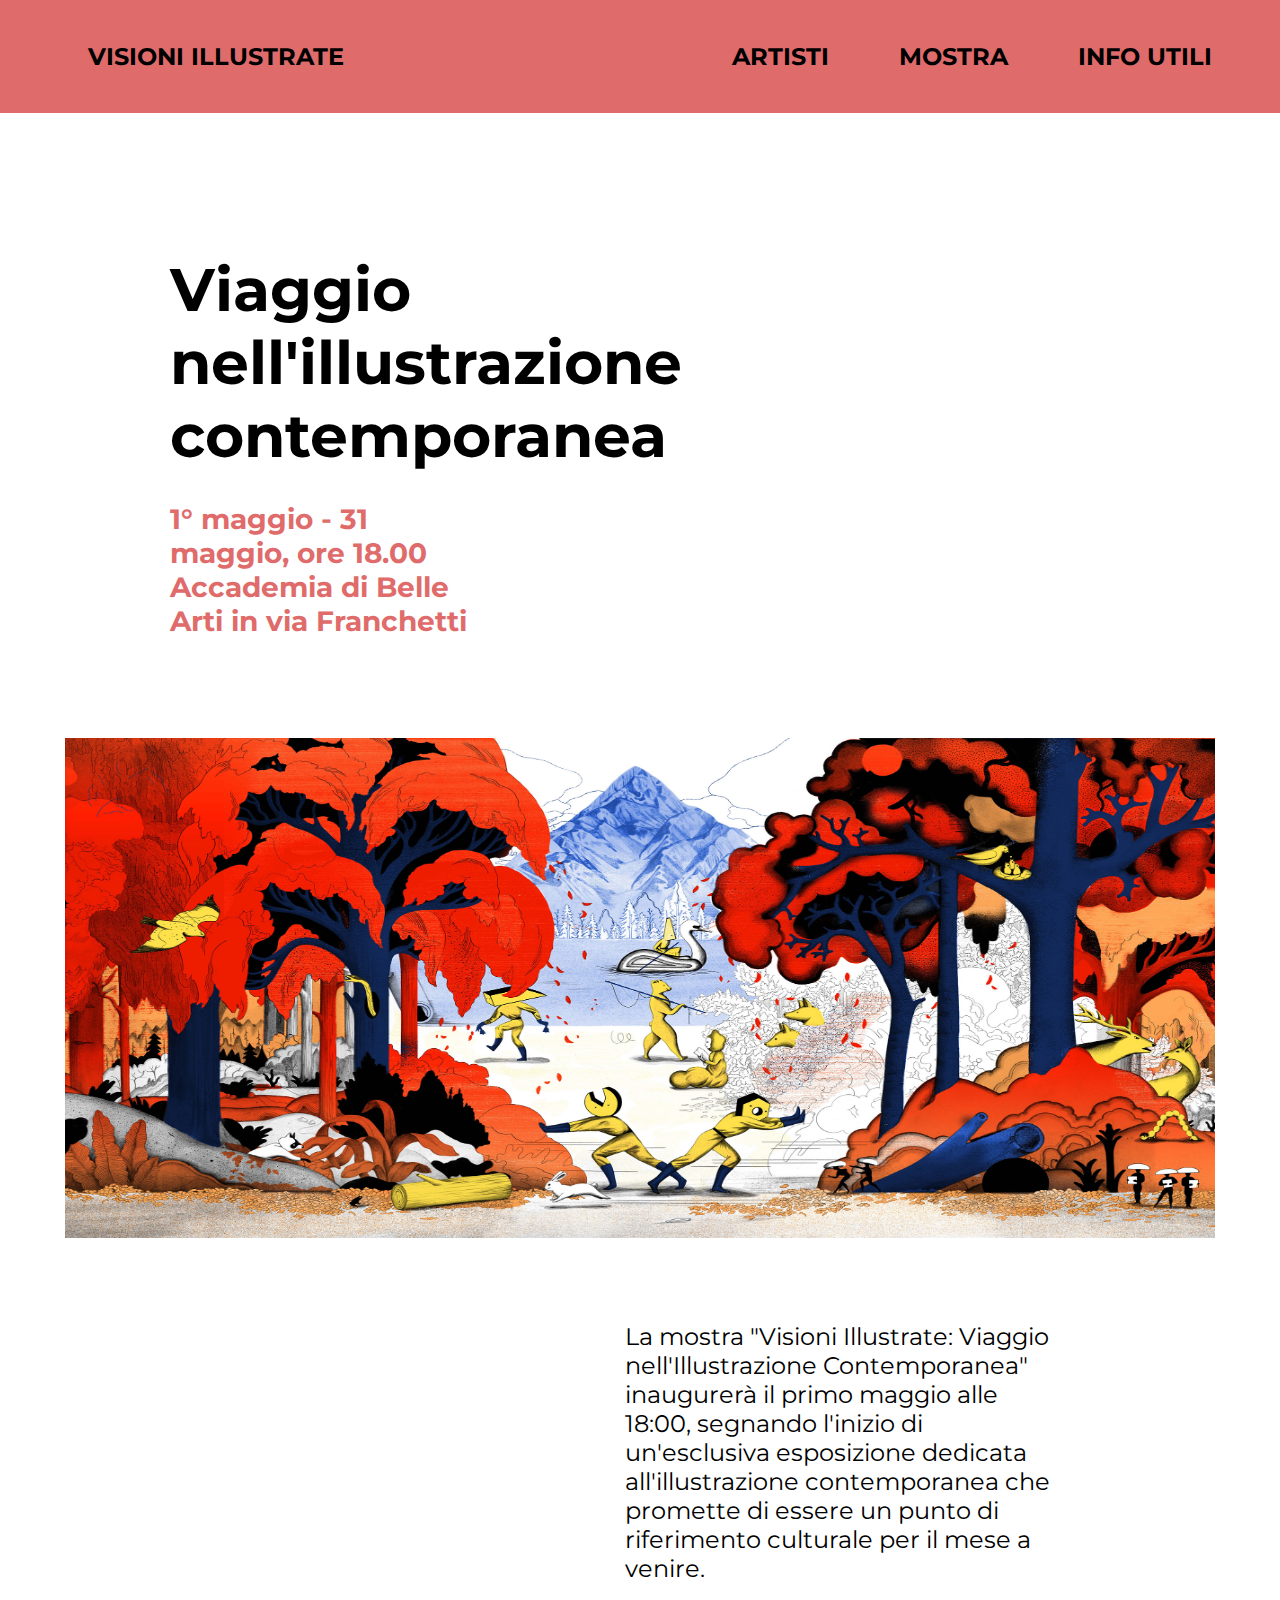
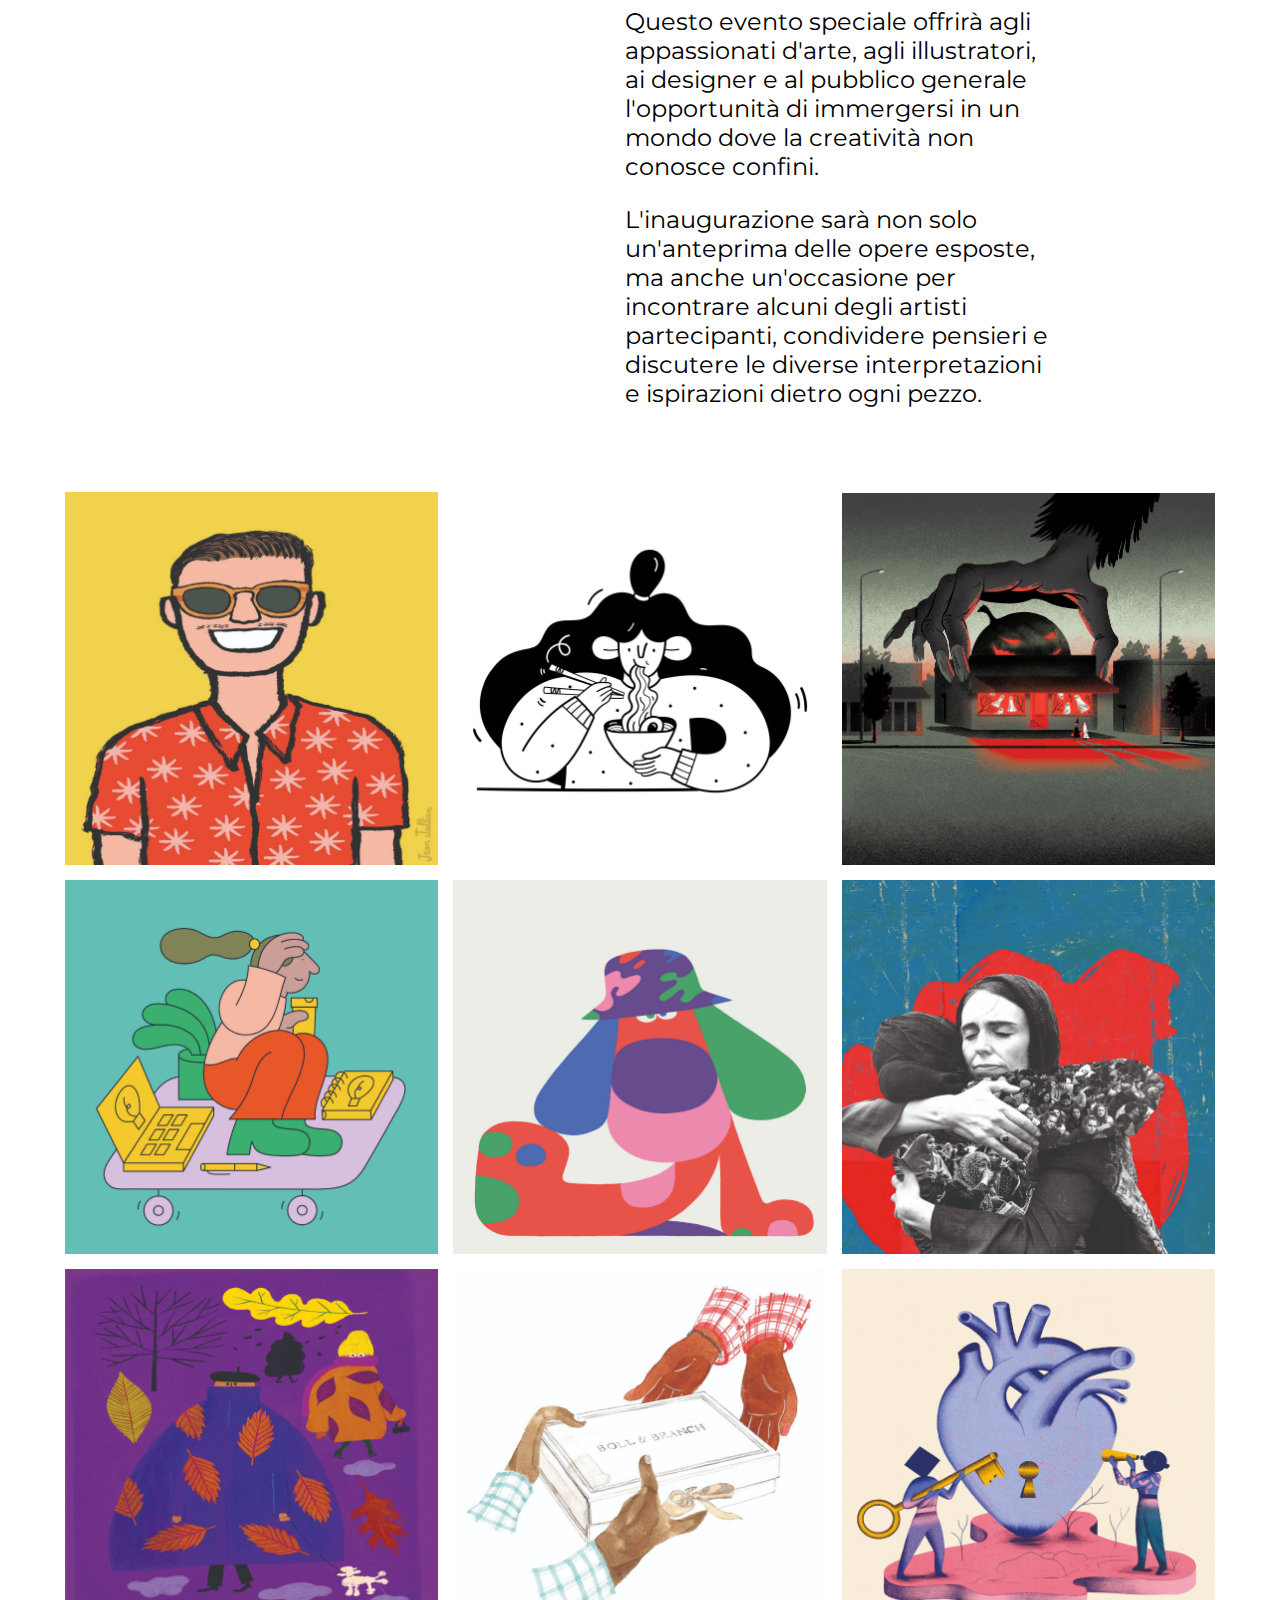
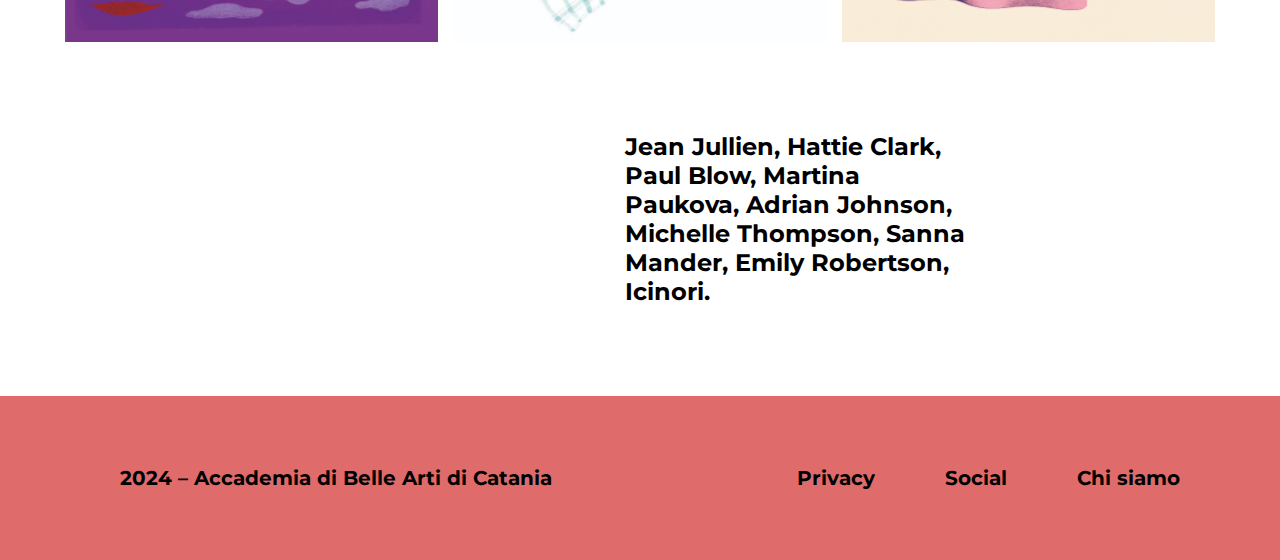
<file: index.html>
<!DOCTYPE html>
<html lang="en">
<head>
    <meta charset="UTF-8">
    <meta name="viewport" content="width=device-width, initial-scale=1.0">
    <title>Esercitazione pratica 2- Virginia Spitaleri</title>
    <link rel="stylesheet" href="Css/style.css">
    <link rel="preconnect" href="https://fonts.googleapis.com">
<link rel="preconnect" href="https://fonts.gstatic.com" crossorigin>
<link href="https://fonts.googleapis.com/css2?family=Montserrat:ital,wght@0,100..900;1,100..900&display=swap" rel="stylesheet">
<link rel="preconnect" href="https://fonts.googleapis.com">
<link rel="preconnect" href="https://fonts.gstatic.com" crossorigin>
<link href="https://fonts.googleapis.com/css2?family=Montserrat:ital,wght@0,100..900;1,100..900&display=swap" rel="stylesheet">
</head>
<body>
    <header>
        <p><a href="index.html"></a>VISIONI ILLUSTRATE</p> 
        <nav>
            <ul>
                <li><a href="artisti.html">ARTISTI</a></li>
                <li><a href="mostra.html">MOSTRA</a></li>
                <li><a href="infoutili.html">INFO UTILI</a></li>
            </ul>
        </nav>
    </header> 
    <main>
        <section>
            <h1> Viaggio nell'illustrazione contemporanea</h1>
            <h2>1° maggio - 31 maggio, ore 18.00
                Accademia di Belle Arti in via Franchetti</h2>
        </section>
        <section class="INFO">
            <div>
                <img src="Es. IMMAGINI/immagine frame 1.jpg" alt="">
            </div>
            <div>
                <h3>
                    <p>La mostra "Visioni Illustrate: Viaggio nell'Illustrazione Contemporanea" inaugurerà il primo maggio alle 18:00, segnando l'inizio di un'esclusiva esposizione dedicata all'illustrazione contemporanea che promette di essere un punto di riferimento culturale per il mese a venire.</p>
                    <p>Questo evento speciale offrirà agli appassionati d'arte, agli illustratori, ai designer e al pubblico generale l'opportunità di immergersi in un mondo dove la creatività non conosce confini. </p>
                    <p>L'inaugurazione sarà non solo un'anteprima delle opere esposte, ma anche un'occasione per incontrare alcuni degli artisti partecipanti, condividere pensieri e discutere le diverse interpretazioni e ispirazioni dietro ogni pezzo.</p>
                </h3>
            </div>
            <div class="grid-container">
                <img src="Es. IMMAGINI/immagine frame 1.1.jpg" alt="">
                <img src="Es. IMMAGINI/immagine frame 1.2.jpg" alt="">
                <img src="Es. IMMAGINI/immagine frame 1.3.jpg" alt="">
                <img src="Es. IMMAGINI/immagine frame 1.4.jpg" alt="">
                <img src="Es. IMMAGINI/immagine frame 1.5.jpg" alt="">
                <img src="Es. IMMAGINI/immagine frame 1.6.jpg" alt="">
                <img src="Es. IMMAGINI/immagine frame 1.7.jpg" alt="">
                <img src="Es. IMMAGINI/immagine frame 1.8.jpg" alt="">
                <img src="Es. IMMAGINI/immagine frame 1.9.jpg" alt="">
            </div>
            <h4>Jean Jullien, Hattie Clark, Paul Blow, Martina Paukova, Adrian Johnson, Michelle Thompson, Sanna Mander, Emily Robertson, Icinori.</h4>
        </section>
    </main>
    <footer>
        <p>2024 – Accademia di Belle Arti di Catania</p>
        <nav>
            <ul>
                <li><a href="">Privacy</a></li>
                <li><a href="">Social</a></li>
                <li><a href="">Chi siamo</a></li>
            </ul>
        </nav>
     </footer>
</body>
</html>
</file>
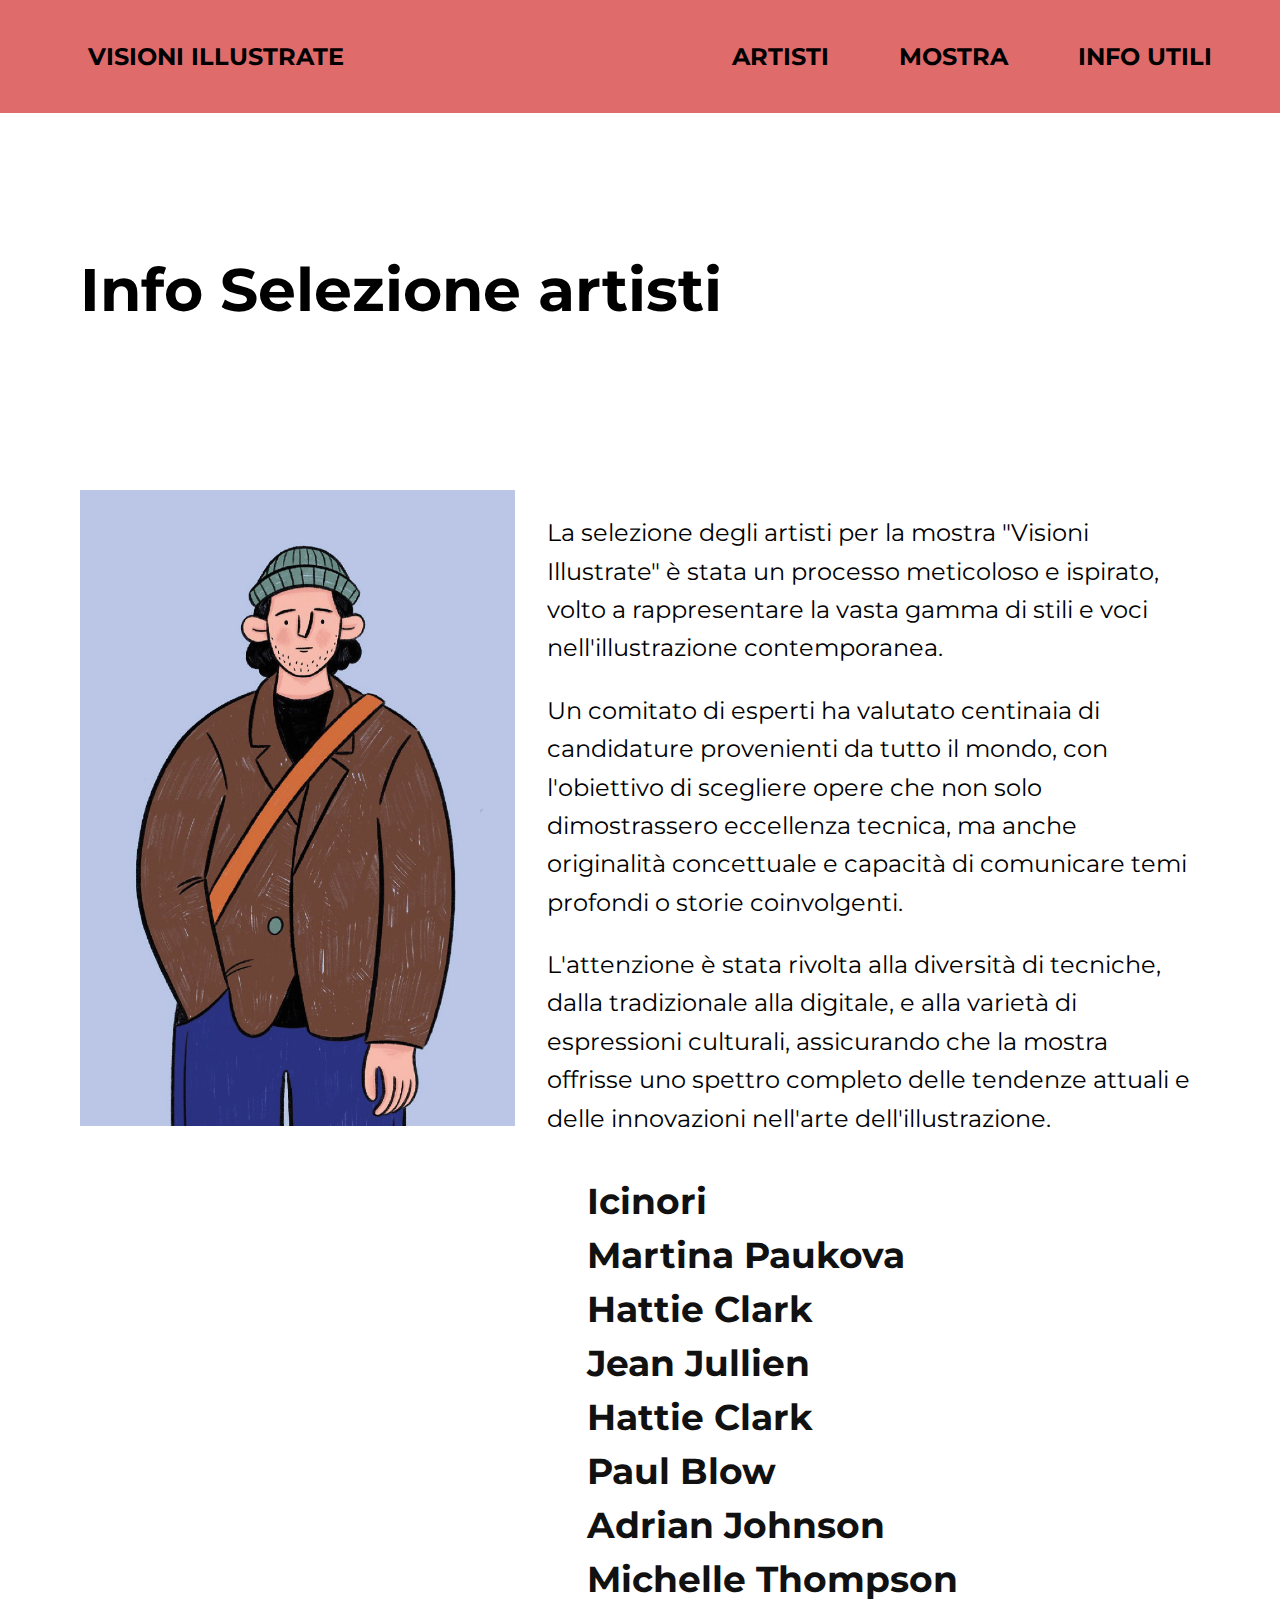
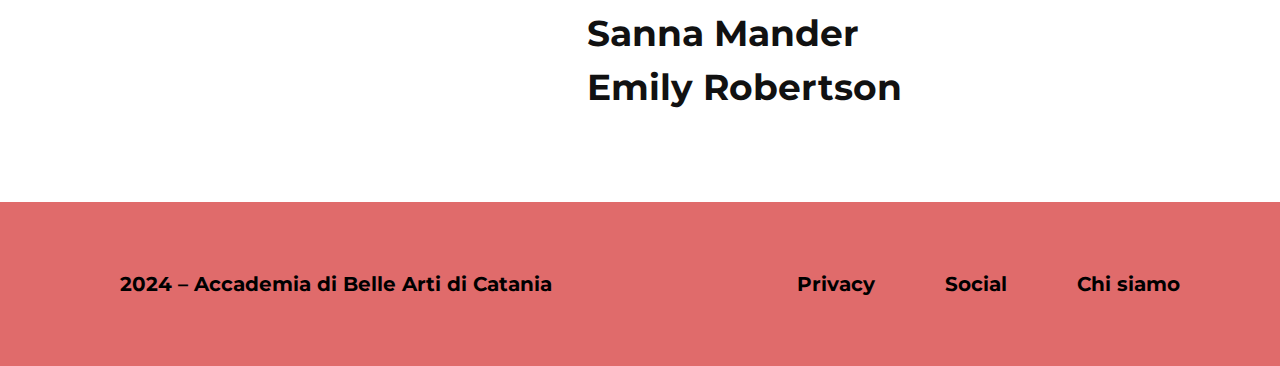
<file: artisti.html>
<!DOCTYPE html>
<html lang="en">
<head>
    <meta charset="UTF-8">
    <meta name="viewport" content="width=device-width, initial-scale=1.0">
    <title>Esercitazione pratica 2- Virginia Spitaleri</title>
    <link rel="stylesheet" href="Css/style.css">
    <link href="https://fonts.googleapis.com/css2?family=Montserrat:ital,wght@0,100..900;1,100..900&display=swap" rel="stylesheet">
</head>
<body>
    <header>
        <p><a href="index.html">VISIONI ILLUSTRATE</a>
        <nav>
            <ul>
                <li><a href="artisti.html">ARTISTI</a></li>
                <li><a href="mostra.html">MOSTRA</a></li>
                <li><a href="infoutili.html">INFO UTILI</a></li>
            </ul>
        </nav>
    </header> 
    <main class="contenitore">
            <h5>Info Selezione artisti</h5>
         <section class="artisti contenitore">
                <div class="immagine">
                    <img src="Es. IMMAGINI/immagine frame 2.jpg" alt="">
                 </div>
                 <div class="testo">
                    <p>La selezione degli artisti per la mostra "Visioni Illustrate" è stata un processo meticoloso e ispirato, 
                    volto a rappresentare la vasta gamma di stili e voci nell'illustrazione contemporanea.</p>
                    <p>Un comitato di esperti ha valutato centinaia di candidature provenienti da tutto il mondo, con l'obiettivo di scegliere opere che non solo dimostrassero eccellenza tecnica, ma anche originalità concettuale e capacità di comunicare temi profondi o storie coinvolgenti. </p>
                    <p>L'attenzione è stata rivolta alla diversità di tecniche, dalla tradizionale alla digitale, e alla varietà di espressioni culturali, assicurando che la mostra offrisse uno spettro completo delle tendenze attuali e delle innovazioni nell'arte dell'illustrazione.</p>
                    <div class="elenco-artisti">
                        <ul>
                            <li><a href="icinori.html">Icinori</a></li>
                            <li><a href="Martina Paukova.html">Martina Paukova</a></li>
                            <li><a href="HattieClark.html">Hattie Clark </a></li>
                            <li><a href="">Jean Jullien</a></li>
                            <li><a href="">Hattie Clark </a></li>
                            <li><a href="">Paul Blow</a></li>
                            <li><a href="">Adrian Johnson</a></li>
                            <li><a href="">Michelle Thompson </a></li>
                            <li><a href="">Sanna Mander </a></li>
                            <li><a href="">Emily Robertson</a></li>
                    </div>
                </div>
         </section>
     </main>
    <footer>
        <p>2024 – Accademia di Belle Arti di Catania</p>
        <nav>
            <ul>
                <li><a href="">Privacy</a></li>
                <li><a href="">Social</a></li>
                <li><a href="">Chi siamo</a></li>
            </ul>
        </nav>
    </footer>
</body>
</html>
</file>
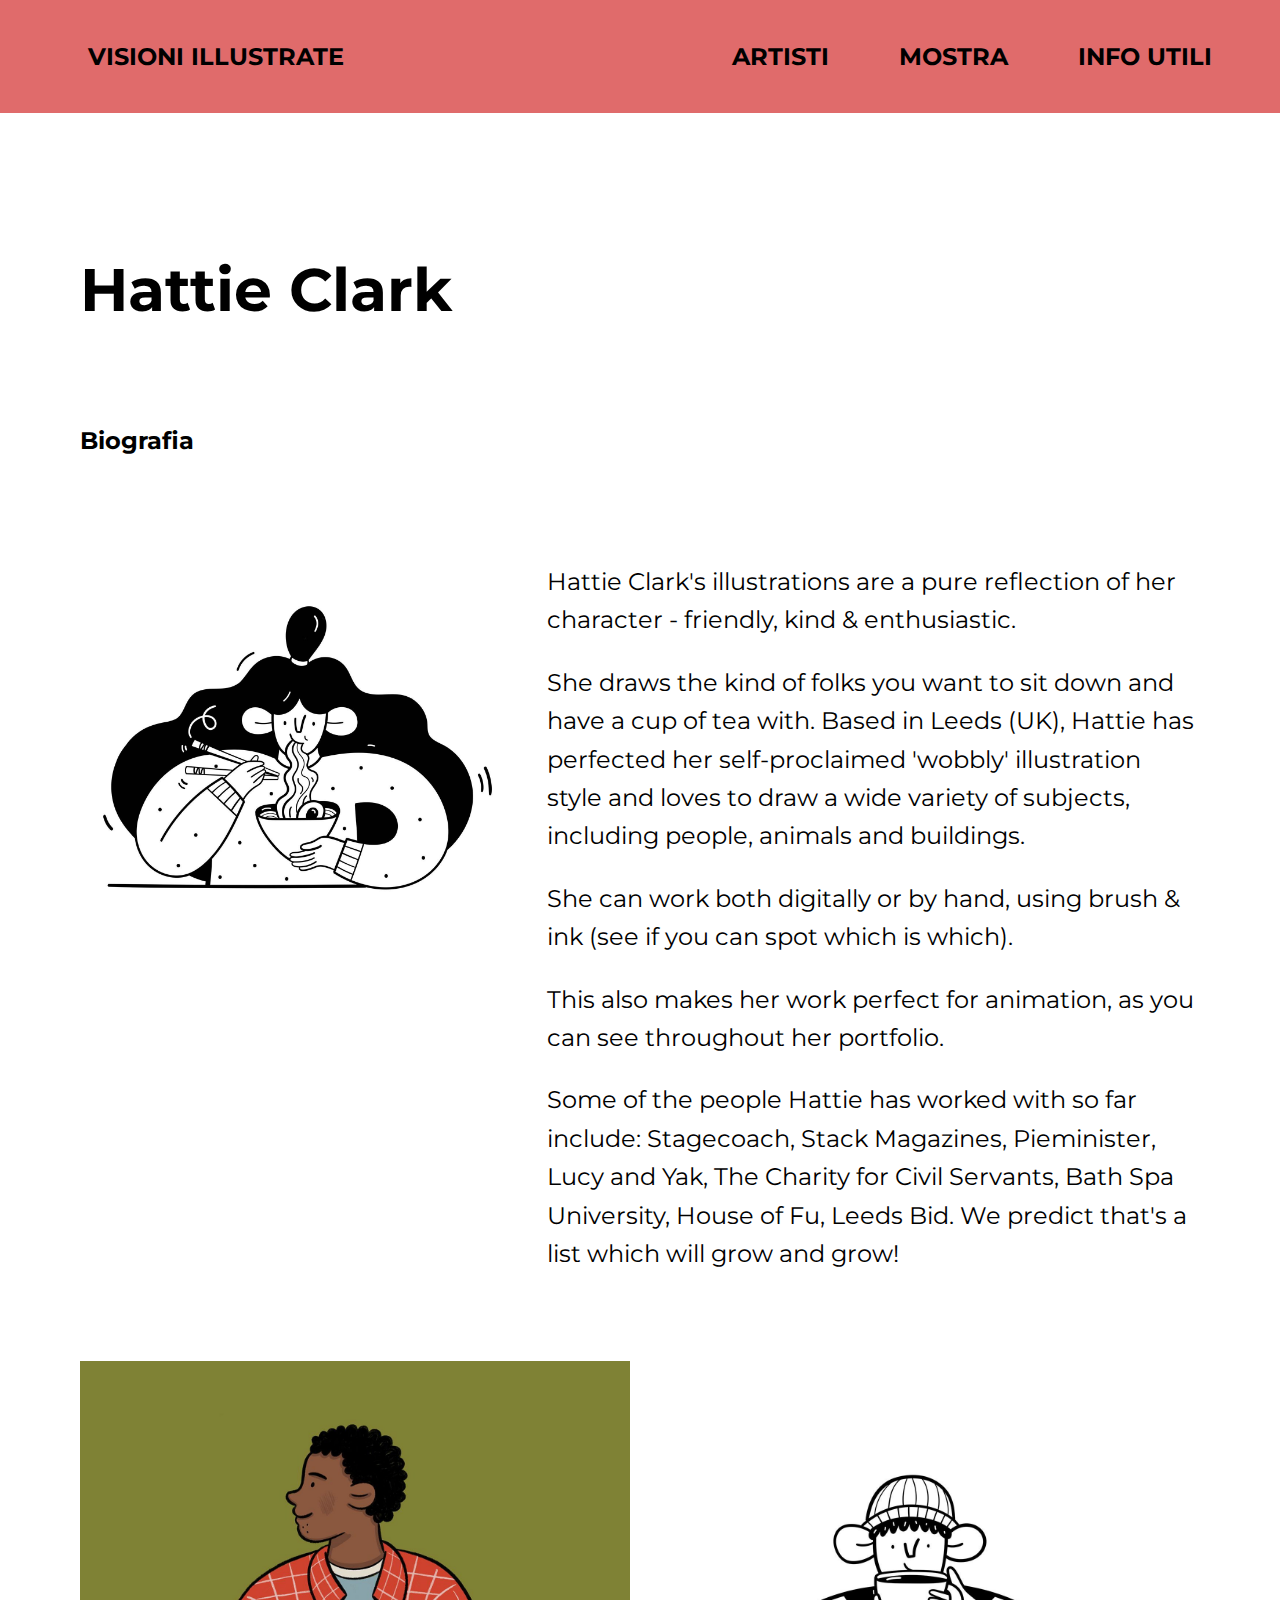
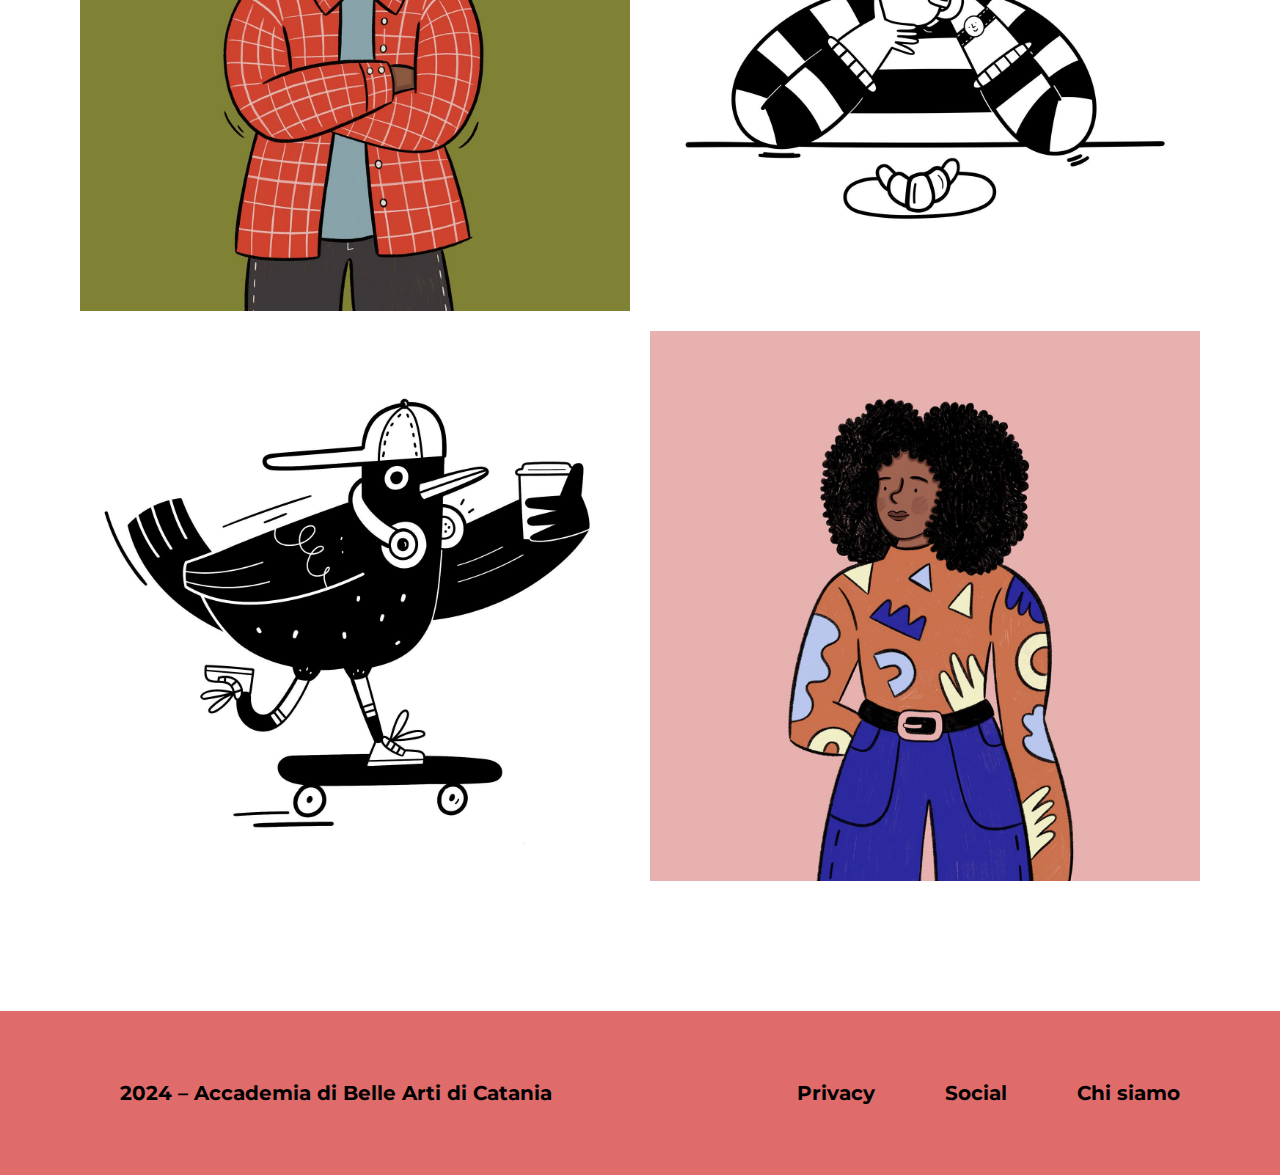
<file: HattieClark.html>
<!DOCTYPE html>
<html lang="en">
<head>
    <meta charset="UTF-8">
    <meta name="viewport" content="width=device-width, initial-scale=1.0">
    <title>Esercitazione pratica 2- Virginia Spitaleri</title>
    <link rel="stylesheet" href="Css/style.css">
    <link rel="preconnect" href="https://fonts.googleapis.com">
    <link rel="preconnect" href="https://fonts.gstatic.com" crossorigin>
    <link href="https://fonts.googleapis.com/css2?family=Montserrat:ital,wght@0,100..900;1,100..900&display=swap" rel="stylesheet">
</head>
<body>
    <header>
        <p><a href="index.html">VISIONI ILLUSTRATE</a>
        <nav>
            <ul>
                <li><a href="artisti.html">ARTISTI</a></li>
                <li><a href="mostra.html">MOSTRA</a></li>
                <li><a href="infoutili.html">INFO UTILI</a></li>
            </ul>
        </nav>
    </header> 
    <main class="contenitore">
        <h5>Hattie Clark</h5>
        <h2>Biografia</h2>
        <section class="artisti contenitore">
            <div class="immagine">
                <img src="Es. IMMAGINI/Hattie Clark 1.jpg" alt="">
            </div>
            <div class="testo">
                <p>Hattie Clark's illustrations are a pure reflection of her character - friendly, kind & enthusiastic. </p>
                <p>She draws the kind of folks you want to sit down and have a cup of tea with. Based in Leeds (UK), Hattie has perfected her self-proclaimed 'wobbly' illustration style and loves to draw a wide variety of subjects, including people, animals and buildings.</p>
                <p>She can work both digitally or by hand, using brush & ink (see if you can spot which is which).</p>
                <p>This also makes her work perfect for animation, as you can see throughout her portfolio.</p>
                <p>Some of the people Hattie has worked with so far include: Stagecoach, 
                    Stack Magazines, Pieminister, Lucy and Yak, The Charity for Civil Servants, Bath Spa University, House of Fu, Leeds Bid. We predict that's a list which will grow and grow!</p>
            </div>
        </section>
        <section class="grid-container2">
            <div class="grid-item">
                <img src="Es. IMMAGINI/Hattie Clark 2.jpg" alt="">
            </div>
            <div class="grid-item">
                <img src="Es. IMMAGINI/Hattie Clark 3.jpg" alt="">
            </div>
            <div class="grid-item">
                <img src="Es. IMMAGINI/Hattie Clark 4.jpg" alt="">
            </div>
            <div class="grid-item">
                <img src="Es. IMMAGINI/Hattie Clark 5.jpg" alt="">
            </div>
        </section>
    </main>
    <footer>
        <p>2024 – Accademia di Belle Arti di Catania</p>
        <nav>
            <ul>
                <li><a href="">Privacy</a></li>
                <li><a href="">Social</a></li>
                <li><a href="">Chi siamo</a></li>
            </ul>
        </nav>
    </footer>
</body>
</html>
</file>
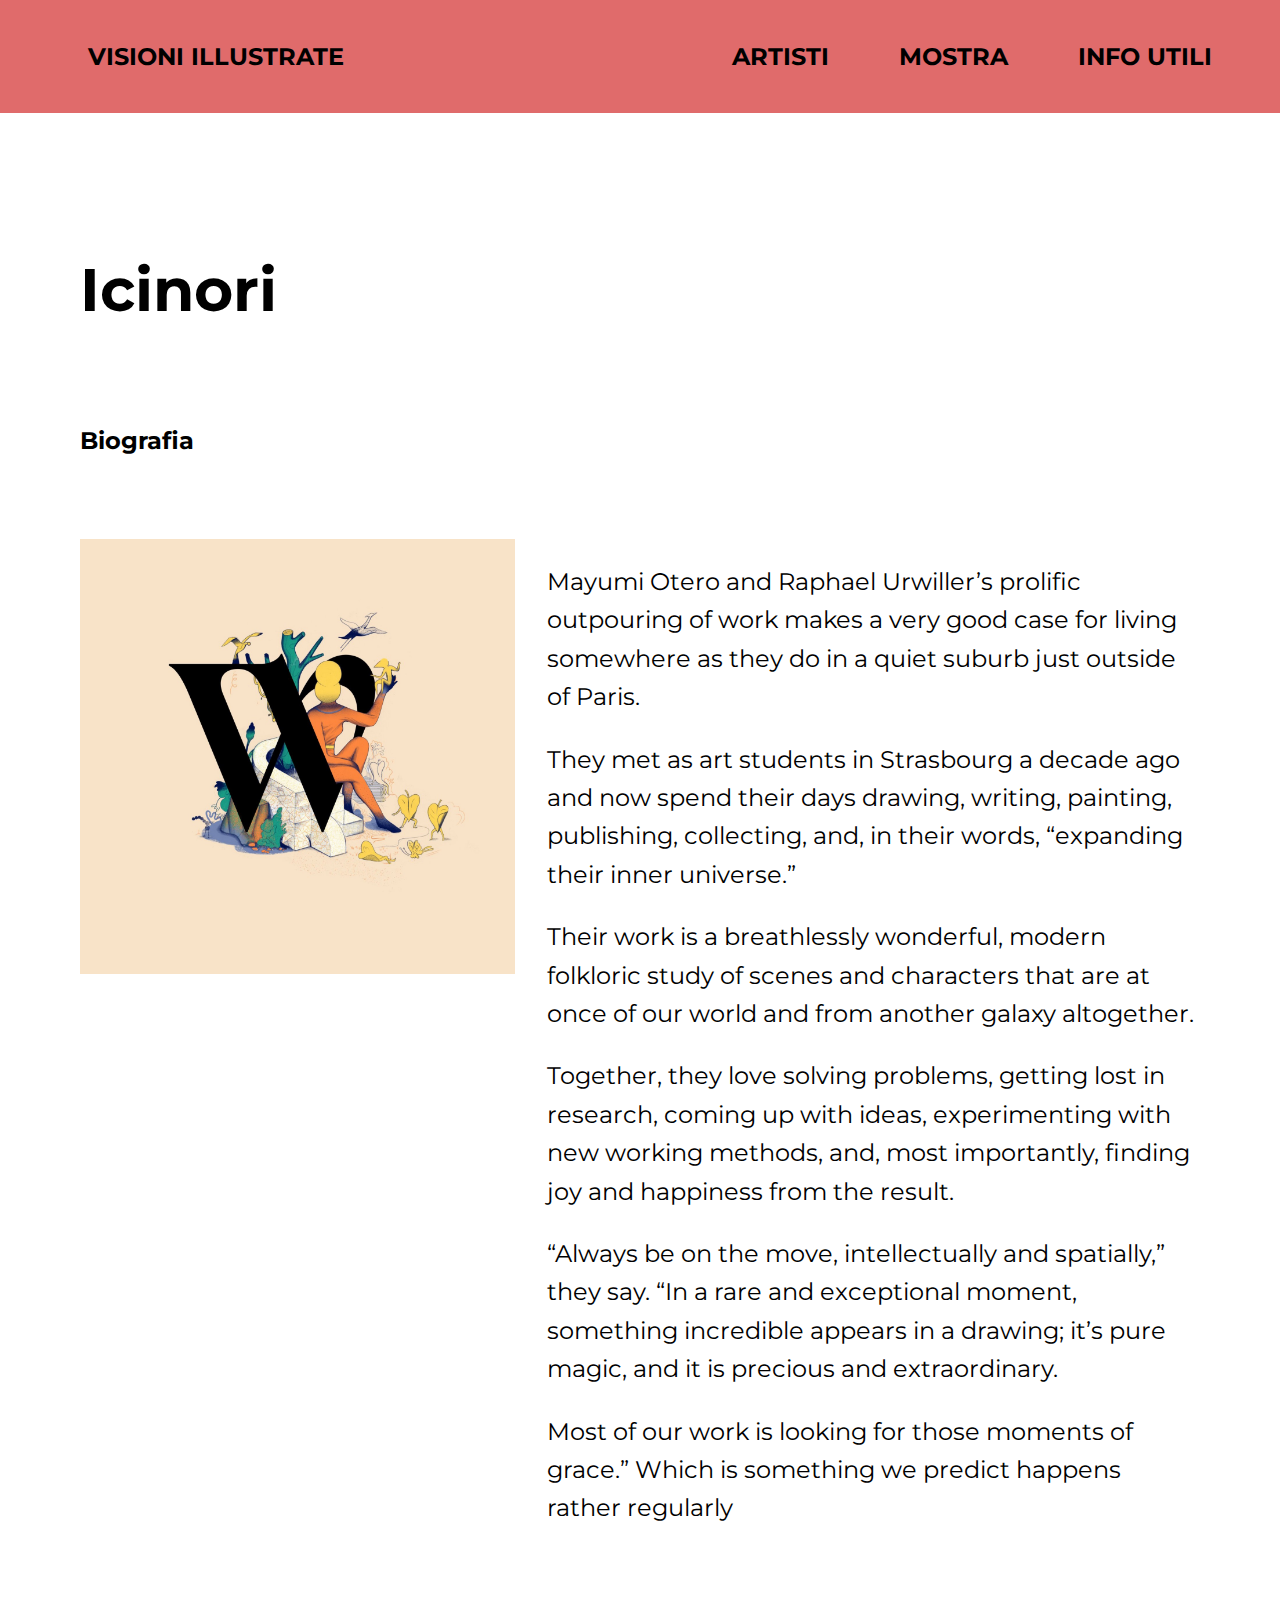
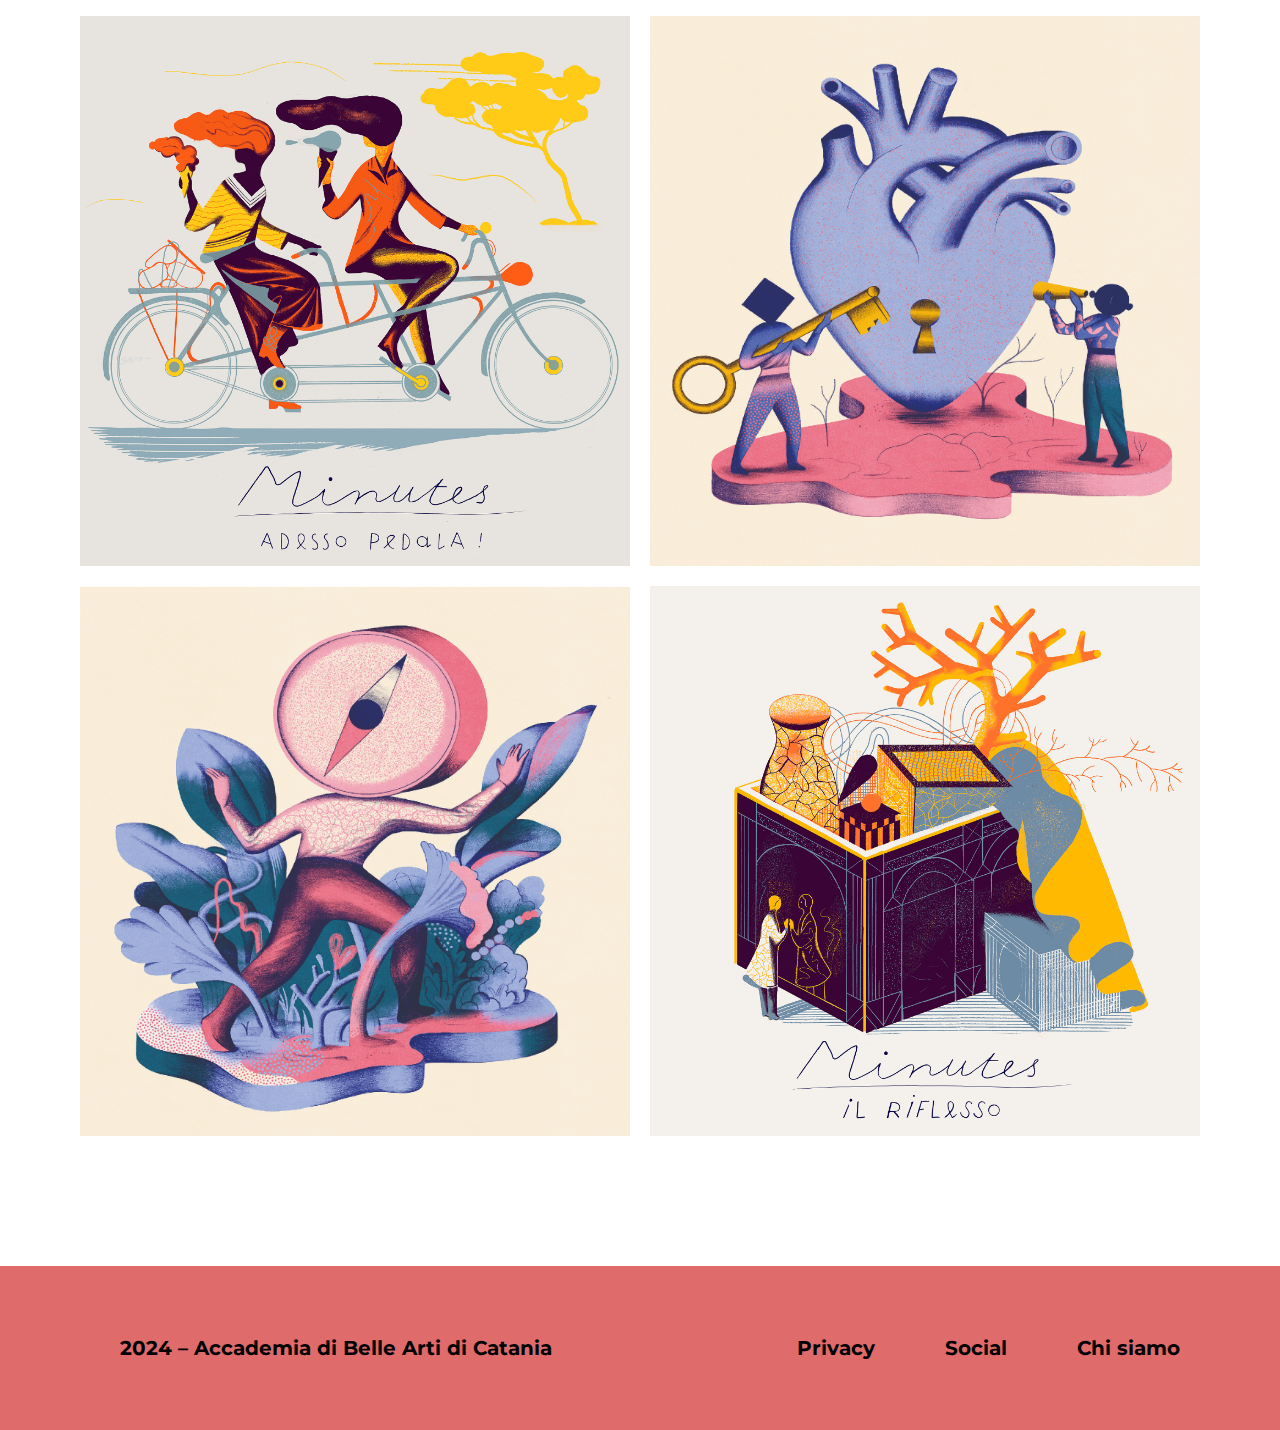
<file: icinori.html>
<!DOCTYPE html>
<html lang="en">
<head>
    <meta charset="UTF-8">
    <meta name="viewport" content="width=device-width, initial-scale=1.0">
    <title>Esercitazione pratica 2- Virginia Spitaleri</title>
    <link rel="stylesheet" href="Css/style.css">
    <link rel="preconnect" href="https://fonts.googleapis.com">
    <link rel="preconnect" href="https://fonts.gstatic.com" crossorigin>
    <link href="https://fonts.googleapis.com/css2?family=Montserrat:ital,wght@0,100..900;1,100..900&display=swap" rel="stylesheet">
</head>
<body>
    <header>
        <p><a href="index.html">VISIONI ILLUSTRATE</a>
        <nav>
            <ul>
                <li><a href="artisti.html">ARTISTI</a></li>
                <li><a href="mostra.html">MOSTRA</a></li>
                <li><a href="infoutili.html">INFO UTILI</a></li>
            </ul>
        </nav>
    </header> 
    <main class="contenitore">
        <h5>Icinori</h5>
        <h2>Biografia</h2>
        <section class="artisti contenitore">
            <div class="immagine">
                <img src="Es. IMMAGINI/Icinori 1.jpg" alt="">
            </div>
            <div class="testo">
                <p>Mayumi Otero and Raphael Urwiller’s prolific outpouring of work makes a very good case for living somewhere as they do in a quiet suburb just outside of Paris.</p>
                <p>They met as art students in Strasbourg a decade ago and now spend their days drawing, writing, painting, publishing, collecting, and, in their words, “expanding their inner universe.”</p>
                <p>Their work is a breathlessly wonderful, modern folkloric study of scenes and characters that are at once of our world and from another galaxy altogether.</p>
                <p>Together, they love solving problems, getting lost in research, coming up with ideas, experimenting with new working methods, and, most importantly, finding joy and happiness from the result.</p>
                <p>“Always be on the move, intellectually and spatially,” they say. “In a rare and exceptional moment, something incredible appears in a drawing; it’s pure magic, and it is precious and extraordinary.</p>
                <p>Most of our work is looking for those moments of grace.” Which is something we predict happens rather regularly</p>
            </div>
        </section>
        <section class="grid-container2">
            <div class="grid-item">
                <img src="Es. IMMAGINI/Icinori 2.jpg" alt="">
            </div>
            <div class="grid-item">
                <img src="Es. IMMAGINI/Icinori 3.jpg" alt="">
            </div>
            <div class="grid-item">
                <img src="Es. IMMAGINI/Icinori 4.jpg" alt="">
            </div>
            <div class="grid-item">
                <img src="Es. IMMAGINI/Icinori 5.jpg" alt="">
            </div>
        </section>
    </main>
    <footer>
        <p>2024 – Accademia di Belle Arti di Catania</p>
        <nav>
            <ul>
                <li><a href="">Privacy</a></li>
                <li><a href="">Social</a></li>
                <li><a href="">Chi siamo</a></li>
            </ul>
        </nav>
    </footer>
</body>
</html>
</file>
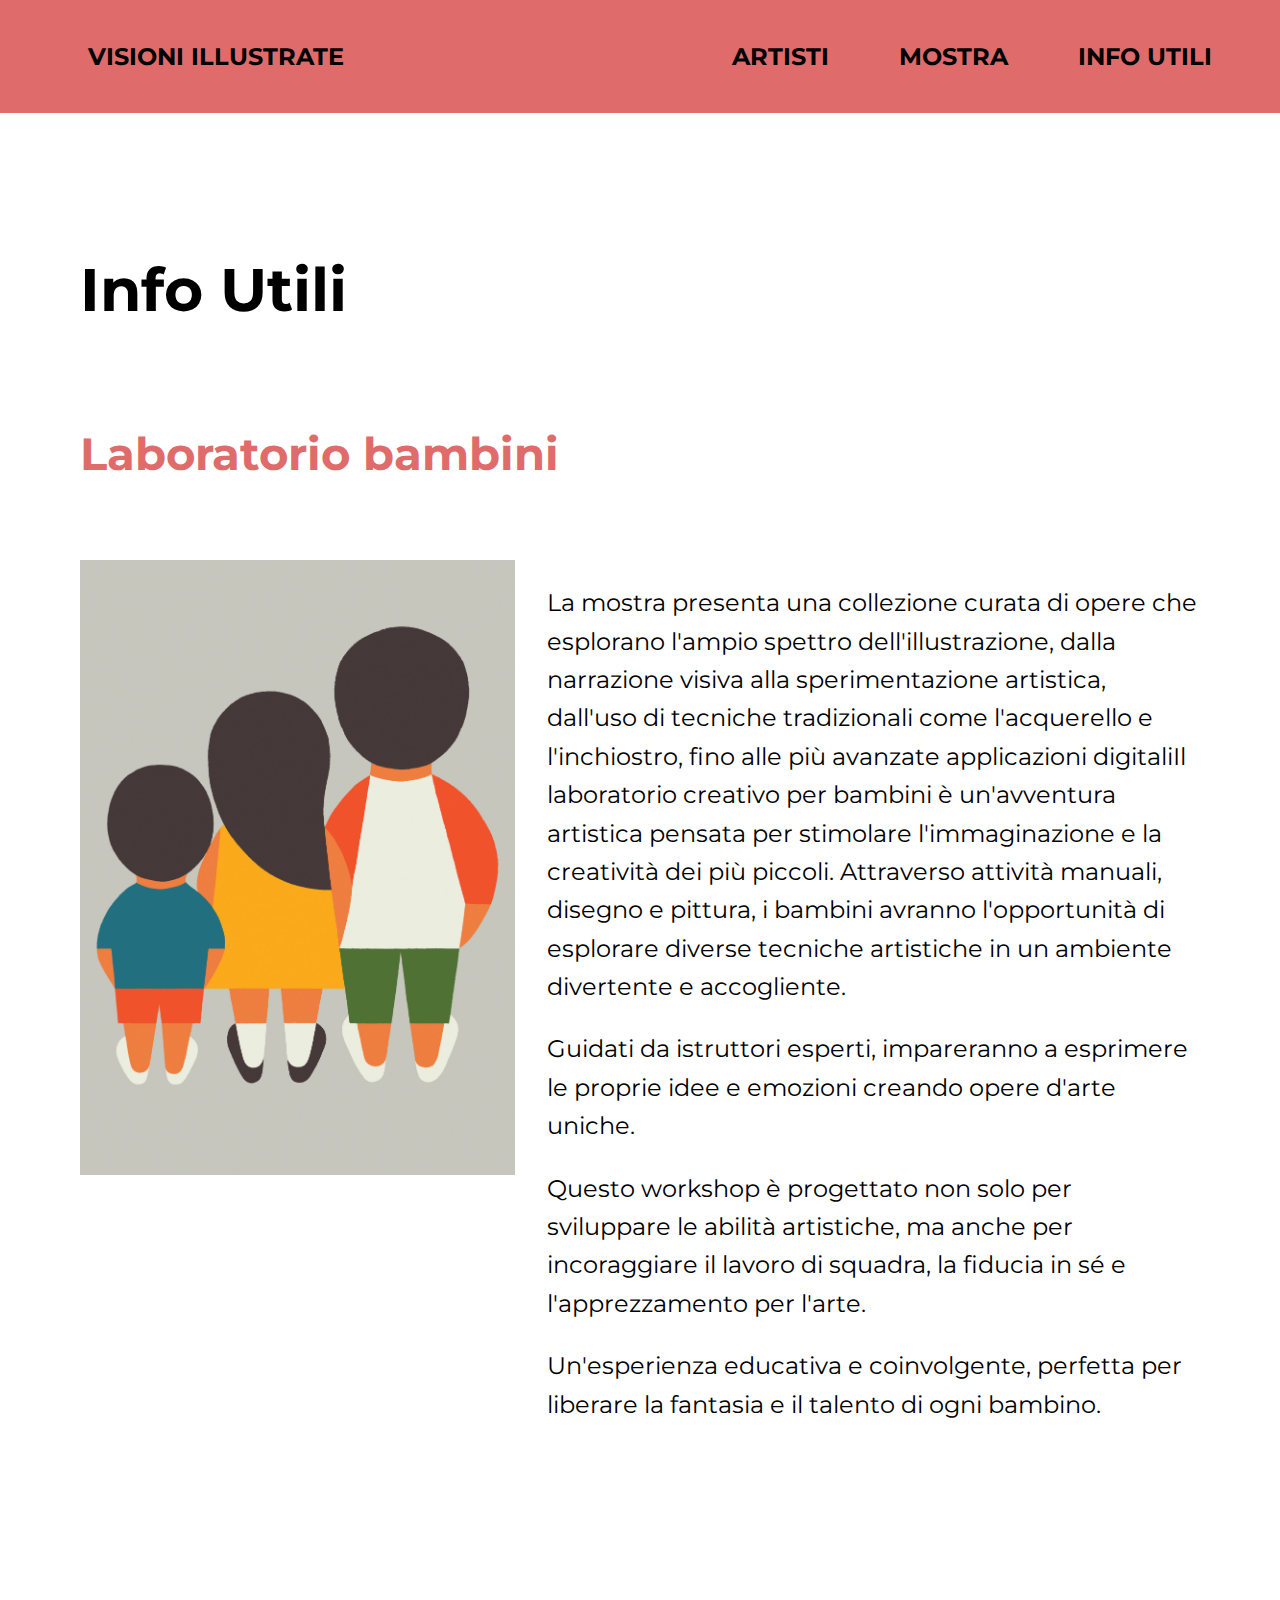
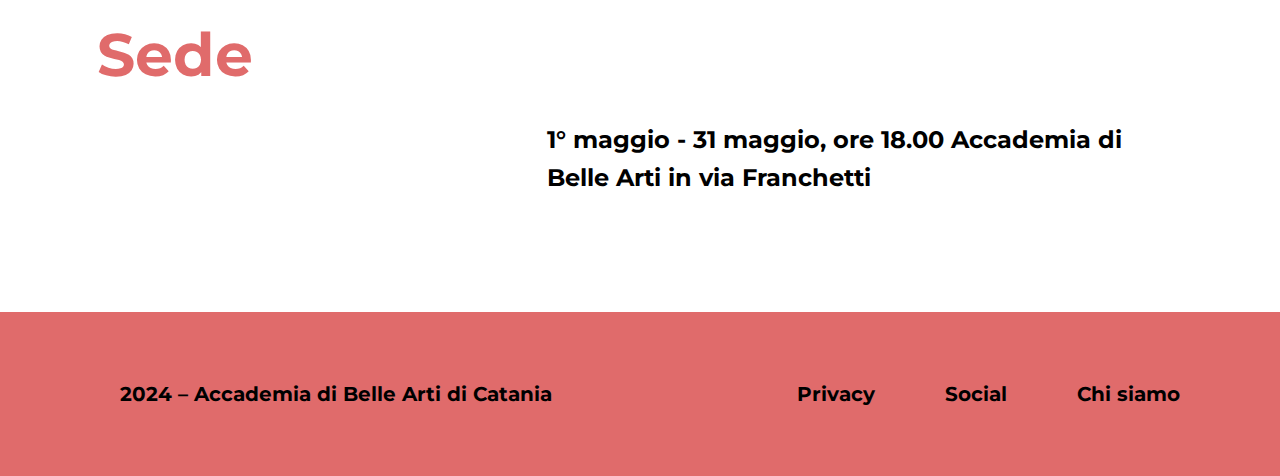
<file: infoutili.html>
<!DOCTYPE html>
<html lang="en">
<head>
    <meta charset="UTF-8">
    <meta name="viewport" content="width=device-width, initial-scale=1.0">
    <title>Esercitazione pratica 2- Virginia Spitaleri</title>
    <link rel="stylesheet" href="Css/style.css">
    <link rel="preconnect" href="https://fonts.googleapis.com">
<link rel="preconnect" href="https://fonts.gstatic.com" crossorigin>
<link href="https://fonts.googleapis.com/css2?family=Montserrat:ital,wght@0,100..900;1,100..900&display=swap" rel="stylesheet">
<link rel="preconnect" href="https://fonts.googleapis.com">
<link rel="preconnect" href="https://fonts.gstatic.com" crossorigin>
<link href="https://fonts.googleapis.com/css2?family=Montserrat:ital,wght@0,100..900;1,100..900&display=swap" rel="stylesheet">
</head>
<body>
    <header>
        <p><a href="index.html">VISIONI ILLUSTRATE</a>
        <nav>
            <ul>
                <li><a href="artisti.html">ARTISTI</a></li>
                <li><a href="mostra.html">MOSTRA</a></li>
                <li><a href="infoutili.html">INFO UTILI</a></li>
            </ul>
        </nav>
    </header> 
    <main class="contenitore">
            <h5>Info Utili</h5>
            <div class="laboratorio">
                <p class="laboratorio">Laboratorio bambini</p>
            </div>
        <section class="artisti contenitore">
            <div class="immagine">
                <img src="Es. IMMAGINI/immagine frame 6.jpg" alt="">
            </div>
            </div>
            <div class="testo">
                <p>La mostra presenta una collezione curata di opere che esplorano l'ampio spettro dell'illustrazione, dalla narrazione visiva alla sperimentazione artistica, dall'uso di tecniche tradizionali come l'acquerello e l'inchiostro, fino alle più avanzate applicazioni digitaliIl laboratorio creativo per bambini è un'avventura artistica pensata per stimolare l'immaginazione e la creatività dei più piccoli. Attraverso attività manuali, disegno e pittura, i bambini avranno l'opportunità di esplorare diverse tecniche artistiche in un ambiente divertente e accogliente.</p>
                <p>Guidati da istruttori esperti, impareranno a esprimere le proprie idee e emozioni creando opere d'arte uniche.</p>
                <p>Questo workshop è progettato non solo per sviluppare le abilità artistiche, ma anche per incoraggiare il lavoro di squadra, la fiducia in sé e l'apprezzamento per l'arte.</p>
                <p>Un'esperienza educativa e coinvolgente, perfetta per liberare la fantasia e il talento di ogni bambino.</p>
                <div class="sede">
                <h6>Sede</h6>
                </div>
                <div class="luogo">
                    <p>1° maggio - 31 maggio, ore 18.00 Accademia di Belle Arti in via Franchetti</p>
                </div>
            </div>
        </section>
    </main>
    <footer>
        <p>2024 – Accademia di Belle Arti di Catania</p>
        <nav>
            <ul>
                <li><a href="">Privacy</a></li>
                <li><a href="">Social</a></li>
                <li><a href="">Chi siamo</a></li>
            </ul>
        </nav>
     </footer>
</body>
</html>
</file>
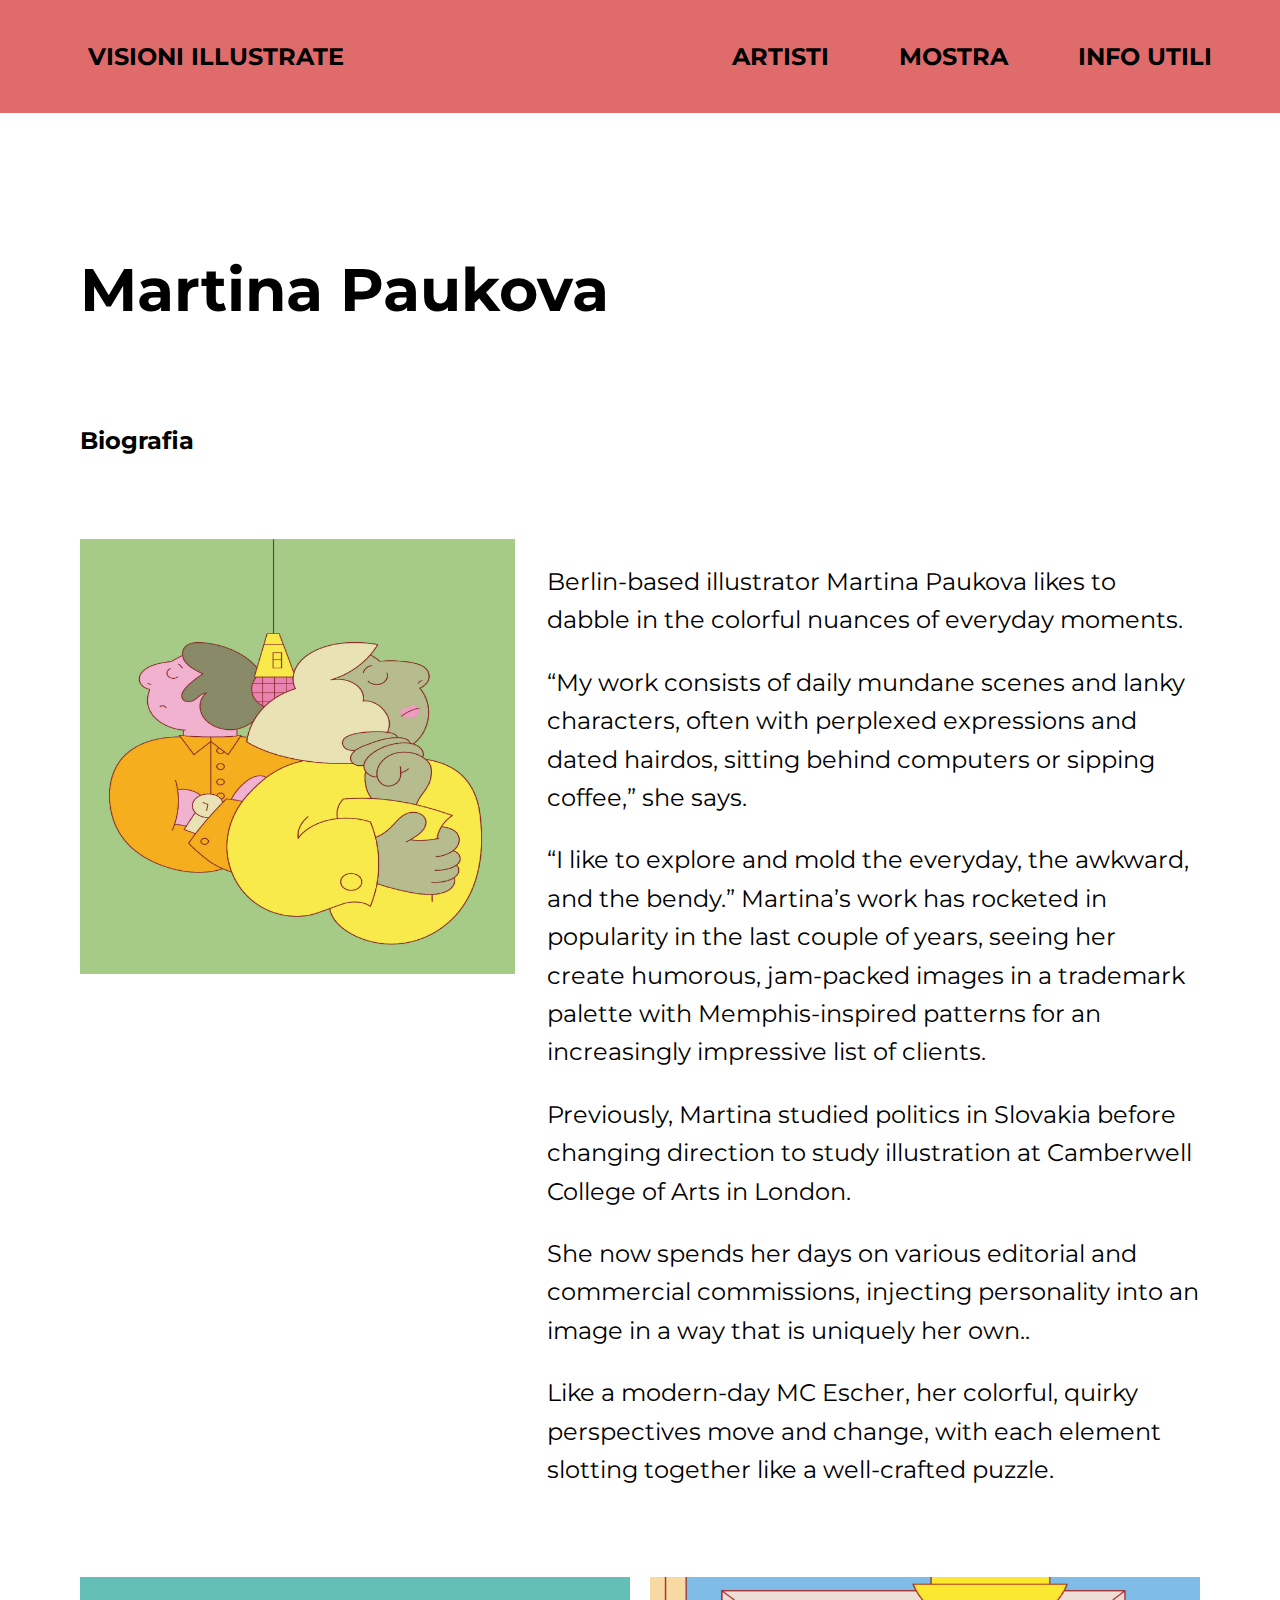
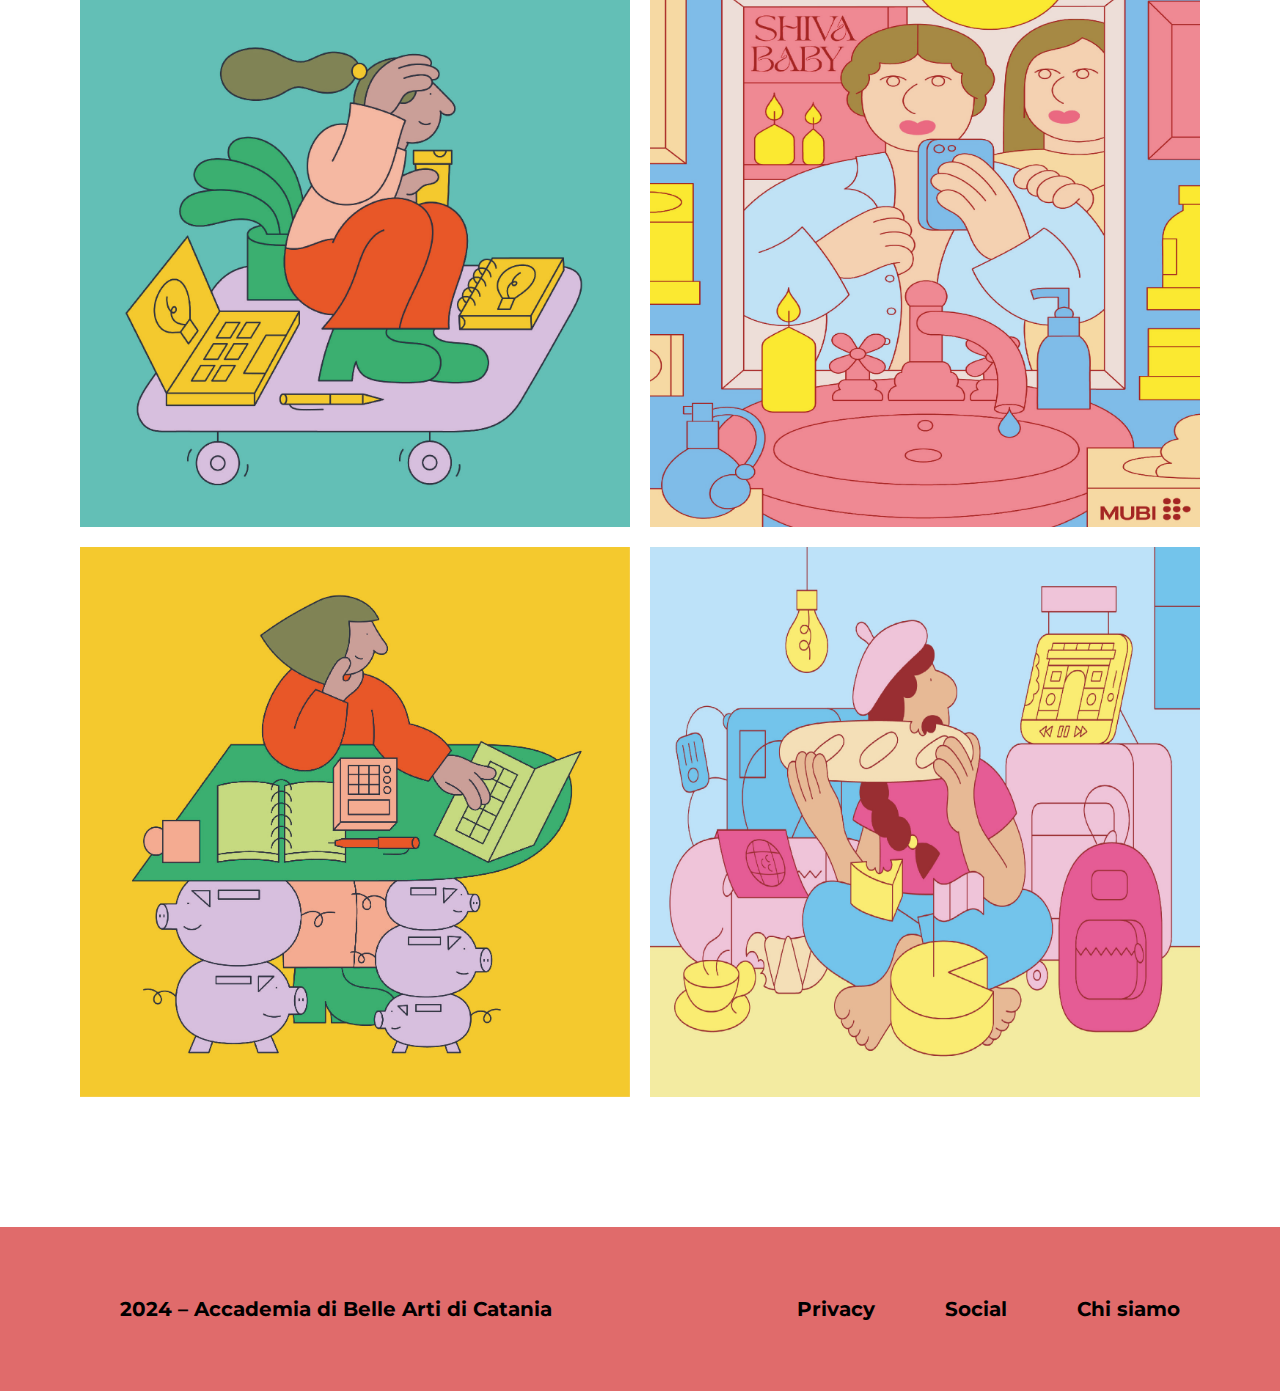
<file: Martina Paukova.html>
<!DOCTYPE html>
<html lang="en">
<head>
    <meta charset="UTF-8">
    <meta name="viewport" content="width=device-width, initial-scale=1.0">
    <title>Esercitazione pratica 2- Virginia Spitaleri</title>
    <link rel="stylesheet" href="Css/style.css">
    <link rel="preconnect" href="https://fonts.googleapis.com">
    <link rel="preconnect" href="https://fonts.gstatic.com" crossorigin>
    <link href="https://fonts.googleapis.com/css2?family=Montserrat:ital,wght@0,100..900;1,100..900&display=swap" rel="stylesheet">
</head>
<body>
    <header>
        <p><a href="index.html">VISIONI ILLUSTRATE</a>
        <nav>
            <ul>
                <li><a href="artisti.html">ARTISTI</a></li>
                <li><a href="mostra.html">MOSTRA</a></li>
                <li><a href="infoutili.html">INFO UTILI</a></li>
            </ul>
        </nav>
    </header> 
    <main class="contenitore">
        <h5>Martina Paukova</h5>
        <h2>Biografia</h2>
        <section class="artisti contenitore">
            <div class="immagine">
                <img src="Es. IMMAGINI/Martina Paukova 1.jpg" alt="">
            </div>
            <div class="testo">
                <p>Berlin-based illustrator Martina Paukova likes to dabble in the colorful nuances of everyday moments.</p>
                <p>“My work consists of daily mundane scenes and lanky characters, often with perplexed expressions and dated hairdos, sitting behind computers or sipping coffee,” she says.</p>
                <p>“I like to explore and mold the everyday, the awkward, and the bendy.” Martina’s work has rocketed in popularity in the last couple of years, seeing her create humorous, jam-packed images in a trademark palette with Memphis-inspired patterns for an increasingly impressive list of clients.</p>
                <p>Previously, Martina studied politics in Slovakia before changing direction to study illustration at Camberwell College of Arts in London.</p>
                <p>
                    She now spends her days on various editorial and commercial commissions, injecting personality into an image in a way that is uniquely her own..</p>
                <p>Like a modern-day MC Escher, her colorful, quirky perspectives move and change, with each element slotting together like a well-crafted puzzle.</p>
            </div>
        </section>
        <section class="grid-container2">
            <div class="grid-item">
                <img src="Es. IMMAGINI/Martina Paukova 2.jpg" alt="">
            </div>
            <div class="grid-item">
                <img src="Es. IMMAGINI/Martina Paukova 3.jpg" alt="">
            </div>
            <div class="grid-item">
                <img src="Es. IMMAGINI/Martina Paukova 4.jpg" alt="">
            </div>
            <div class="grid-item">
                <img src="Es. IMMAGINI/Martina Paukova 5.jpg" alt="">
            </div>
        </section>
    </main>
    <footer>
        <p>2024 – Accademia di Belle Arti di Catania</p>
        <nav>
            <ul>
                <li><a href="">Privacy</a></li>
                <li><a href="">Social</a></li>
                <li><a href="">Chi siamo</a></li>
            </ul>
        </nav>
    </footer>
</body>
</html>
</file>
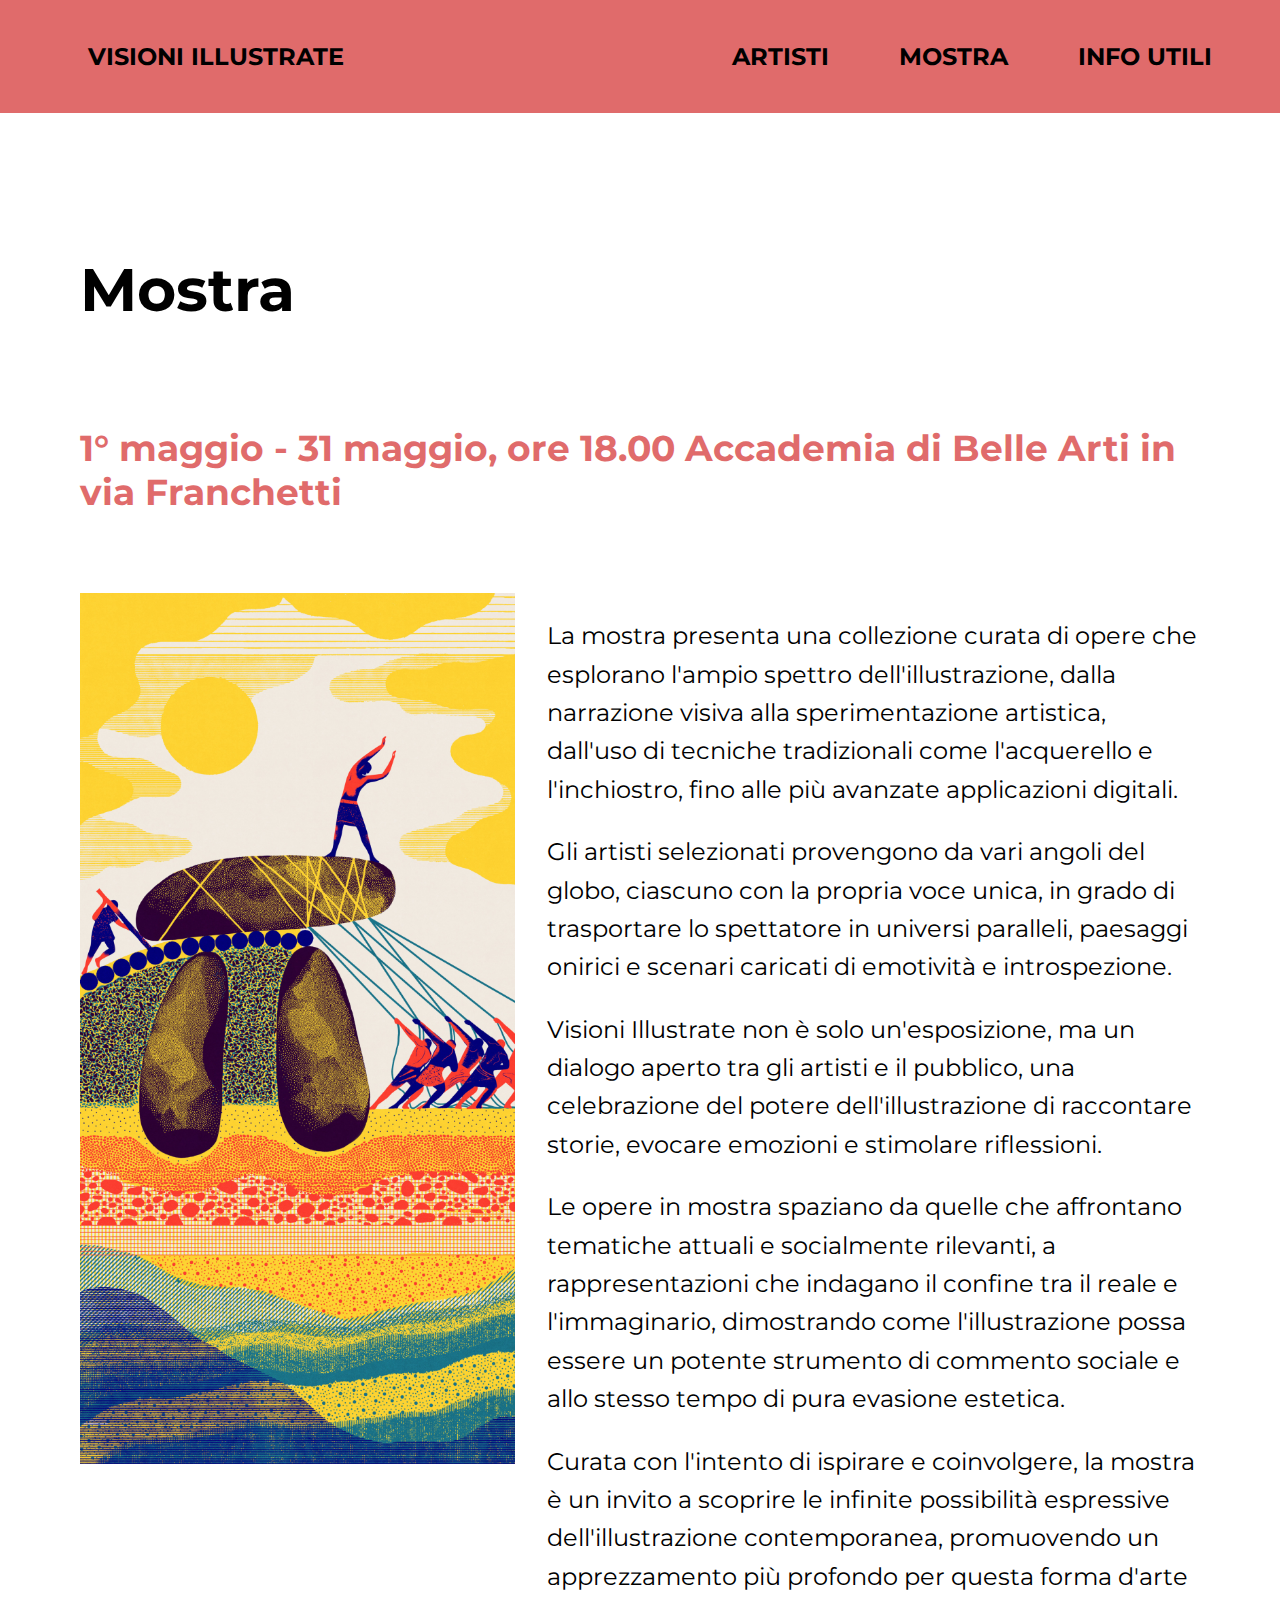
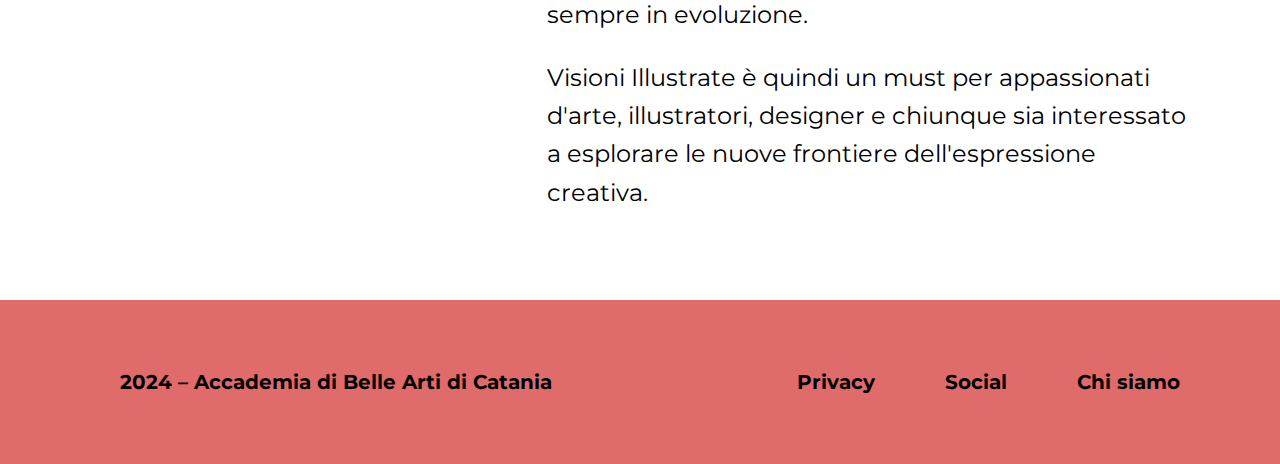
<file: mostra.html>
<!DOCTYPE html>
<html lang="en">
<head>
    <meta charset="UTF-8">
    <meta name="viewport" content="width=device-width, initial-scale=1.0">
    <title>Esercitazione pratica 2- Virginia Spitaleri</title>
    <link rel="stylesheet" href="Css/style.css">
    <link href="https://fonts.googleapis.com/css2?family=Montserrat:ital,wght@0,100..900;1,100..900&display=swap" rel="stylesheet">
</head>
<body>
    <header>
        <p><a href="index.html">VISIONI ILLUSTRATE</a>
        <nav>
            <ul>
                <li><a href="artisti.html">ARTISTI</a></li>
                <li><a href="mostra.html">MOSTRA</a></li>
                <li><a href="infoutili.html">INFO UTILI</a></li>
            </ul>
        </nav>
    </header> 
    <main class="contenitore">
            <h5>Mostra</h5>
            <div class="orario">
                <p class="orario">1° maggio - 31 maggio, ore 18.00 Accademia di Belle Arti in via Franchetti</p>
            </div>
         <section class="artisti contenitore">
                <div class="immagine">
                    <img src="Es. IMMAGINI/immagine frame 7.jpg" alt="">
                 </div>
                 <div class="testo">
                    <p>La mostra presenta una collezione curata di opere che esplorano l'ampio spettro dell'illustrazione, dalla narrazione visiva alla sperimentazione artistica, dall'uso di tecniche tradizionali come l'acquerello e l'inchiostro, fino alle più avanzate applicazioni digitali.</p>
                    <p>Gli artisti selezionati provengono da vari angoli del globo, ciascuno con la propria voce unica, in grado di trasportare lo spettatore in universi paralleli, paesaggi onirici e scenari caricati di emotività e introspezione. </p>
                    <p>Visioni Illustrate non è solo un'esposizione, ma un dialogo aperto tra gli artisti e il pubblico, una celebrazione del potere dell'illustrazione di raccontare storie, evocare emozioni e stimolare riflessioni.</p>
                    <p>Le opere in mostra spaziano da quelle che affrontano tematiche attuali e socialmente rilevanti, a rappresentazioni che indagano il confine tra il reale e l'immaginario, dimostrando come l'illustrazione possa essere un potente strumento di commento sociale e allo stesso tempo di pura evasione estetica.</p>
                    <p>Curata con l'intento di ispirare e coinvolgere, la mostra è un invito a scoprire le infinite possibilità espressive dell'illustrazione contemporanea, promuovendo un apprezzamento più profondo per questa forma d'arte sempre in evoluzione.</p>
                    <p>Visioni Illustrate è quindi un must per appassionati d'arte, illustratori, designer e chiunque sia interessato a esplorare le nuove frontiere dell'espressione creativa.</p>
                    </div>
                </div>
         </section>
     </main>
    <footer>
        <p>2024 – Accademia di Belle Arti di Catania</p>
        <nav>
            <ul>
                <li><a href="">Privacy</a></li>
                <li><a href="">Social</a></li>
                <li><a href="">Chi siamo</a></li>
            </ul>
        </nav>
    </footer>
</body>
</html>
</file>
<file: Css/style.css>
body {
    margin: 0;
    background-color: #ffffff;
    font-family: "Montserrat", sans-serif;
    font-optical-sizing: auto;
    font-weight: weight;
    font-style: normal;
}

header {
    max-width: 1920px;
    margin: 0;
    display: flex;
    justify-content: space-between;
    padding: 18px;
    background-color: #E06B6B;
    font-size: 24px;

}
header p {
    margin: 50;
    font-weight: bold;
    text-transform: uppercase;
    margin-left: 70px;
}

header p {
    text-decoration: none;
    color: #000000; 
}

header p:hover {
    text-decoration: underline;
    color: #ffffff;
}

header nav p {
    color: #000000;
}

header nav p:hover {
    color: #ffffff;
}

header nav ul {
    margin: 50;
    margin-right: 50px;
    list-style: none;
    display: flex;
    gap: 70px;
    font-weight: bold;
}

header a {
    text-decoration: none;
    color: #000000; 
}

header a:hover {
    text-decoration: underline;
    color: #ffffff;
}

header nav a {
    color: #000000;
}

header nav a:hover {
    color: #ffffff;
}

main {
    flex-grow: 0;
}

section h1 {
    margin: 0;
    margin-left: 170px;
    margin-right: 600px;
    padding-top: 140px;
    font-weight: bolder;
    font-size: 60px;
    justify-content: flex-start;
}

section h2 {
    margin: 0;
    margin-left: 170px;
    margin-right: 800px;
    margin-top: 30px;
    margin-bottom: 100px;
    font-variant: normal;
    font-size: 28px;
    justify-content: flex-start;
    color: #E06B6B;
}

section h3 {
    margin: 0;
    margin-left: 625px;
    margin-right: 225px;
    font-weight: normal;
    font-size: 24px;
    justify-content: flex-start;
    color: #000000;
    padding-top: 60px;
    padding-bottom: 60px;
}

.INFO img {
    max-width: 100%;
    width: 1150px;
    height: 500px;
    margin: auto;
}

.grid-container {
    max-width: 100%;
    width: 1150px ;
    display: grid;
    grid-template-columns: repeat(3, 1fr);
    grid-gap: 15px; 
    margin: auto;
}

.grid-container img {
    width: 100%; 
    height: auto;
}

.grid-container2 {
    display: grid;
    grid-template-columns: repeat(2, 1fr); 
    grid-gap: 20px; 
    margin: 0 auto; 
    align-items: flex-end;
    margin-bottom: 130px; 
}

.grid-item {
    width: 100%; 
    height: auto; 
}

.grid-item img {
    width: 100%; 
    height: auto; 
}

section h4 {
    margin: 0;
    margin-left: 625px;
    margin-right: 310px;
    padding-top: 90px;
    padding-bottom: 90px;
    font-style: normal;
    font-size: 24px;
    justify-content: flex-start;
    color: #000000;
}

h5 {
    margin-left: 0px;
    margin-right: 300px;
    margin-top: 140px;
    font-weight: bolder;
    font-size: 60px;
    justify-content: flex-start;
}

section h6 {
    margin-left: 200px;
    font-weight: bold;
    font-size: 60px;
    color: #E06B6B;
    margin-bottom: 10px;
}

.laboratorio {
    margin: 0;
    margin-bottom: 15px;
    font-weight: bold;
    font-size: 45px;
    color: #E06B6B;
}

.sede {
    margin: 0;
    margin-left: -650px;
    margin-right: 500px;
    padding-top: 30px;
    font-weight: bold;
    font-size: 45px;
    justify-content: flex-end;
    color: #E06B6B;
}

.luogo {
    margin-right: 10px;
    font-weight: bolder;
    font-size: 36px;
    color: #000000;
    justify-content: flex-end;
    margin-top: 30px;
    margin-bottom: 50px;
}

.orario {
    margin: 0;
    margin-bottom: 15px;
    font-weight: bold;
    font-size: 36px;
    color: #E06B6B;
}

img {
    max-width: 100%;
    display: block;
}

.contenitore {
    max-width: 1120px; 
    margin: 0 auto; 
    padding: 0 24px;
}

.artisti {
    display: flex;
    gap: 32px;
    padding: 64px 0;
}

.artisti .testo {
    width: 60%;
}

.artisti .immagine {
    width: 40%;
}

.artisti .testo p {
    font-size: 24px;
    line-height: 1.6;
    margin-bottom: 1.5rem;
}

.artisti .testo ul {
    list-style: none;
    font-size: 36px;
    line-height: 1.5;
    margin-bottom: 1.5rem;
}

.artisti .testo li a {
    text-decoration: none;
    font-weight: bold;
    color: #111;
}

.artisti .testo li a:hover {
    text-decoration: underline;
}

footer {
    max-width: 1920px;
    margin: 0;
    display: flex;
    justify-content: space-between;
    padding: 50px;
    background-color: #E06B6B;
    font-size: 20px;
}

footer p {
    margin: 50;
    font-weight: bold;
    padding-left: 70px;
}
    
footer nav ul {
    margin: 50;
    padding-right: 50px;
    list-style: none;
    display: flex;
    gap: 70px;
    font-weight: bolder;
}
    
footer a {
    text-decoration: none;
    color: #000000; 
}

footer nav a {
    color: #000000;
}

@media ( max-width: 800px) {
    header {
        max-width: 800px;
        margin: 0;
        display: flex;
        justify-content: space-between;
        padding: 18px;
        font-size: 12px;
    }

    header p {
        margin: 0;
        font-weight: bold;
        text-transform: uppercase;
    }

    header nav ul {
        margin: 0;
        padding: 0;
        list-style: none;
        display: flex;
        gap: 16px;
    }

    section h1 {
        margin-left: 20px;
        margin-right: 20px;
        padding-top: 80px;
        font-size: 25px;
    }

    section h2 {
        margin-left: 20px;
        margin-right: 20px;
        margin-top: 20px;
        margin-bottom: 50px;
        font-size: 15px;
    }

    section h3 {
        margin-left: 15px;
        margin-right: 15px;
        padding-top: 40px;
        padding-bottom: 40px;
        font-size: 20px;
    }

  .INFO img {
        width: 200px;
        height: 100px;  
        margin: auto;
    }

    .grid-container {
        max-width: 300px;
        width: 200px;
        margin: auto;
    }

    section h4 {
        margin-left: 20px;
        margin-right: 20px;
        padding-top: 60px;
        padding-bottom: 60px;
        font-size: 20px;
    }

    h5 {
        margin-left: 20px;
        margin-right: 20px;
        margin-top: 80px;
        font-size: 40px;
    }

    section h6 {
        margin-left: 20px;
        font-size: 40px;
    }

    .laboratorio,
    .sede {
        margin-left: 20px;
        margin-right: 20px;
        font-size: 30px;
    }

    .luogo {
        margin-left: 20px;
        margin-right: 20px;
        font-size: 24px;
        margin-top: 20px;
        margin-bottom: 30px;
    }

    .orario {
        margin-left: 20px;
        margin-right: 20px;
        margin-top: 20px;
        margin-bottom: 50px;
        font-size: 15px;
    }

    .contenitore {
        max-width: (100% - 48px);
        width: (100% - 48px);
        padding: 0 12px;
    }

    .artisti {
        flex-direction: column;
        padding: 32px 0;
    }

    .artisti .testo {
        width: 100%;
    }

    .artisti .immagine {
        width: 60%;
    }

    .artisti .testo p {
        font-size: 18px;
    }

    .artisti .testo ul {
        font-size: 24px;
    }

    footer {
        max-width: 800px;
        margin: 0;
        display: flex;
        justify-content: space-between;
        padding: 18px;
        font-size: 10px;
    }

section h6 {
    margin-left: 100px;
    font-weight: bold;
    font-size: 40px;
    color: #E06B6B;
    margin-bottom: 10px;
}
    footer p {
        margin: 0;
        font-weight: bold;
        text-transform: uppercase;
        font-weight: bold;
        padding-left: 15px;
    }

    footer nav ul {
        margin: 0;
        padding: 0;
        list-style: none;
        display: flex;
        gap: 16px;
    }
}
</file>
